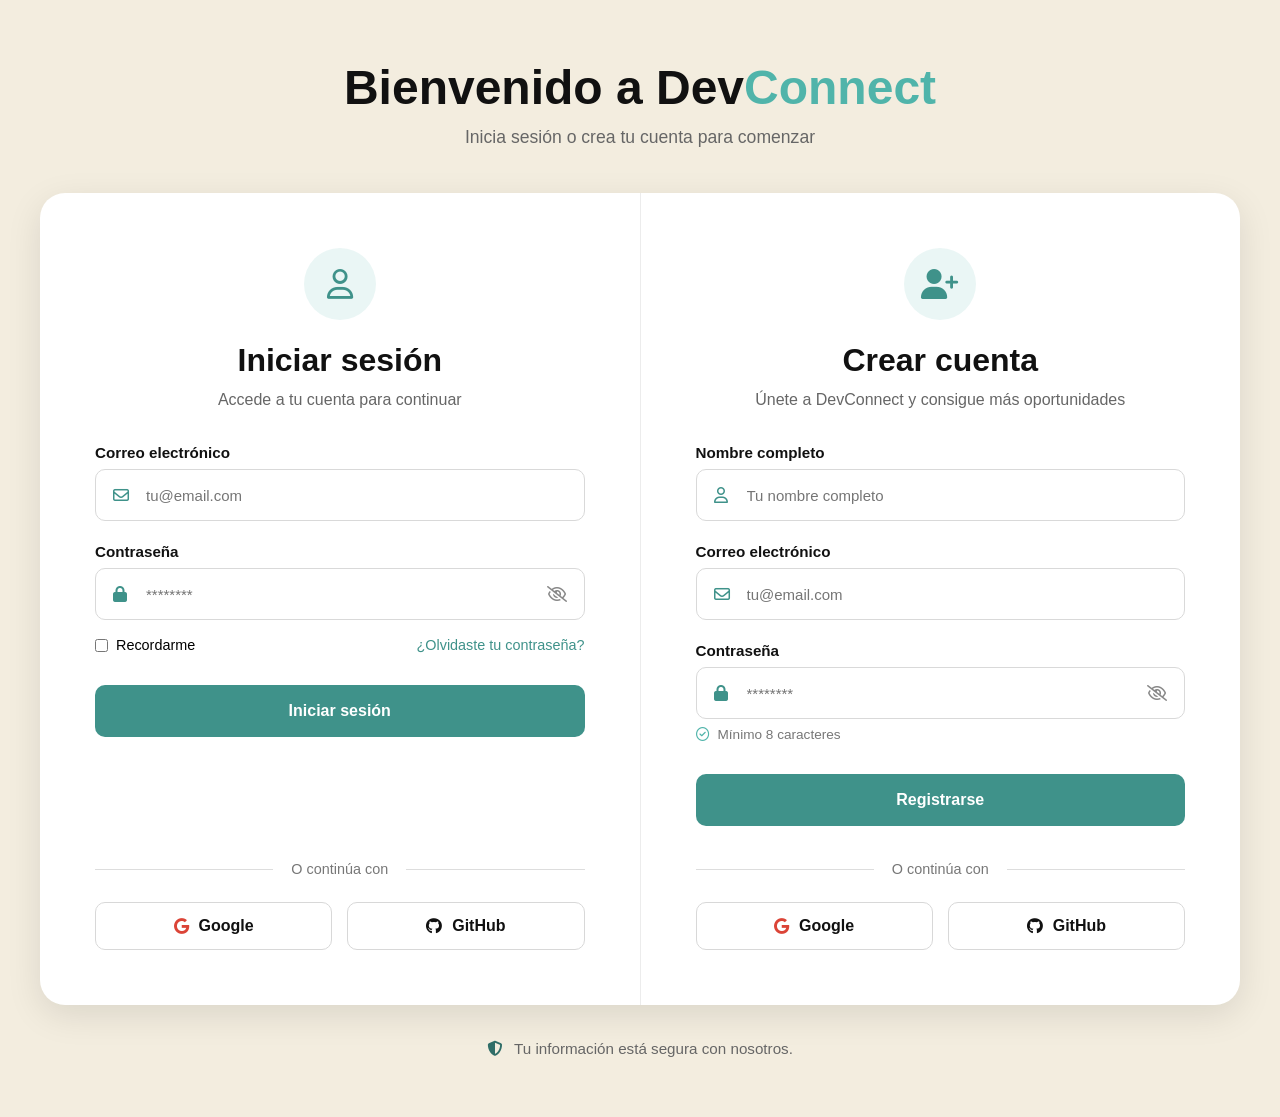
<file: html/login.html>
<!DOCTYPE html>
<html lang="es">

<head>
    <meta charset="UTF-8">
    <meta name="viewport" content="width=device-width, initial-scale=1.0">

    <title>DevConnect | Iniciar sesión</title>

    <link rel="stylesheet" href="https://cdnjs.cloudflare.com/ajax/libs/font-awesome/6.7.2/css/all.min.css">
    <link rel="stylesheet" href="../css/login.css">
</head>

<body>

    <main class="login">

        <section class="titulo">

            <h1>
                Bienvenido a
                Dev<span>Connect</span>
            </h1>

            <p>
                Inicia sesión o crea tu cuenta para comenzar
            </p>

        </section>


        <section class="contenedor-login">

            <!-- login -->

            <div class="card login-card">

                <div class="icono-principal">
                    <i class="fa-regular fa-user"></i>
                </div>

                <h2>Iniciar sesión</h2>

                <p>
                    Accede a tu cuenta para continuar
                </p>

                <form>

                    <div class="campo">

                        <label>Correo electrónico</label>

                        <div class="input-icon">

                            <i class="fa-regular fa-envelope"></i>

                            <input
                                type="email"
                                placeholder="tu@email.com">

                        </div>

                    </div>


                    <div class="campo">

                        <label>Contraseña</label>

                        <div class="input-icon">

                            <i class="fa-solid fa-lock"></i>

                            <input
                                type="password"
                                placeholder="********">

                            <i class="fa-regular fa-eye-slash ojo"></i>

                        </div>

                    </div>


                    <div class="extras">

                        <label>

                            <input type="checkbox">

                            Recordarme

                        </label>

                        <a href="../html/index.html">
                            ¿Olvidaste tu contraseña?
                        </a>

                    </div>

                    <button >

                        Iniciar sesión

                    </button>

                </form>


                <div class="separador">

                    <span>O continúa con</span>

                </div>


                <div class="social">

                    <a href="#">

                        <i class="fa-brands fa-google"></i>

                        Google

                    </a>

                    <a href="#">

                        <i class="fa-brands fa-github"></i>

                        GitHub

                    </a>

                </div>

            </div>







            <!-- registrño -->

            <div class="card registro-card">

                <div class="icono-principal">

                    <i class="fa-solid fa-user-plus"></i>

                </div>

                <h2>Crear cuenta</h2>

                <p>

                    Únete a DevConnect y consigue más oportunidades

                </p>

                <form>

                    <div class="campo">

                        <label>Nombre completo</label>

                        <div class="input-icon">

                            <i class="fa-regular fa-user"></i>

                            <input
                                type="text"
                                placeholder="Tu nombre completo">

                        </div>

                    </div>


                    <div class="campo">

                        <label>Correo electrónico</label>

                        <div class="input-icon">

                            <i class="fa-regular fa-envelope"></i>

                            <input
                                type="email"
                                placeholder="tu@email.com">

                        </div>

                    </div>


                    <div class="campo">

                        <label>Contraseña</label>

                        <div class="input-icon">

                            <i class="fa-solid fa-lock"></i>

                            <input
                                type="password"
                                placeholder="********">

                            <i class="fa-regular fa-eye-slash ojo"></i>

                        </div>

                        <small>

                            <i class="fa-regular fa-circle-check"></i>

                            Mínimo 8 caracteres

                        </small>

                    </div>


                    <button>

                        Registrarse

                    </button>

                </form>


                <div class="separador">

                    <span>O continúa con</span>

                </div>


                <div class="social">

                    <a href="#">

                        <i class="fa-brands fa-google"></i>

                        Google

                    </a>

                    <a href="#">

                        <i class="fa-brands fa-github"></i>

                        GitHub

                    </a>

                </div>

            </div>

        </section>


        <p class="seguridad">

            <i class="fa-solid fa-shield-halved"></i>

            Tu información está segura con nosotros.

        </p>

    </main>

</body>

</html>
</file>
<file: css/login.css>
:root{
    --verdeClaro: #50b4aa;
    --verdeMedio: #3f928a;
    --verdeOscuro: #306e68;
    --blanco: #ffffff;
    --pastelClaro: #f3eddf;
    --pastelOscuro: #e5d8ba;
}

*{
    margin:0;
    padding:0;
    box-sizing:border-box;
    font-family:Arial, Helvetica, sans-serif;
}

body{

    background: var(--pastelClaro);

    min-height:100vh;

    display:flex;
    justify-content:center;
    align-items:center;

    padding:60px 20px;
}

.login{
    width:100%;
    max-width:1200px;

}

.titulo{

    text-align:center;

    margin-bottom:45px;
    
}

.titulo h1{

    font-size:3rem;

    color:#111;

    margin-bottom:12px;

    font-weight:700;
}

.titulo span{

    color:var(--verdeClaro);
    
}

.titulo p{

    color:#666;

    font-size:1.1rem;
}

.contenedor-login{

    background:var(--blanco);

    border-radius:25px;

    box-shadow:0 10px 35px rgba(0,0,0,.10);

    display:flex;

    position:relative;

    overflow:hidden;
    
}

.card{

    flex:1;

    padding:55px;

    display:flex;
    flex-direction:column;
    
}

.login-card{

    border-right:1px solid #ececec;
}

.icono-principal{

    width:72px;
    height:72px;

    border-radius:50%;

    background:rgba(80,180,170,.12);

    color:var(--verdeMedio);

    display:flex;
    justify-content:center;
    align-items:center;

    margin:0 auto 22px;

    font-size:30px;
}

.card h2{

    text-align:center;

    font-size:2rem;

    margin-bottom:12px;

    color:#111;
}

.card>p{

    text-align:center;

    color:#666;

    margin-bottom:35px;
}

.division{

    position:absolute;

    left:50%;
    top:50%;

    transform:translate(-50%,-50%);

    width:56px;
    height:56px;

    border-radius:50%;

    background:var(--blanco);

    border:1px solid #dcdcdc;

    display:flex;
    justify-content:center;
    align-items:center;

    font-weight:bold;

    color:#555;

    box-shadow:0 4px 10px rgba(0,0,0,.08);

    z-index:5;
}

.seguridad{

    text-align:center;

    margin-top:35px;

    color:#666;

    font-size:.95rem;
}

.seguridad i{

    color:var(--verdeOscuro);

    margin-right:8px;
}



form{

    display:flex;
    flex-direction:column;
    gap:22px;

    flex:1;
}

.campo{

    display:flex;
    flex-direction:column;
    gap:8px;
}

.campo label{

    font-size:.95rem;

    font-weight:600;

    color:#111;
}

.input-icon{

    position:relative;
}

.input-icon input{

    width:100%;

    height:52px;

    padding:0 50px;

    border:1px solid #d9d9d9;

    border-radius:10px;

    background:var(--blanco);

    outline:none;

    transition:.3s;

    font-size:15px;
}

.input-icon input:focus{

    border-color:var(--verdeClaro);

    box-shadow:0 0 0 3px rgba(80,180,170,.15);
}

.input-icon i:first-child{

    position:absolute;

    left:18px;
    top:50%;

    transform:translateY(-50%);

    color:var(--verdeMedio);
}

.ojo{

    position:absolute;

    right:18px;
    top:50%;

    transform:translateY(-50%);

    color:#888;

    cursor:pointer;
    
}



.extras{

    display:flex;

    justify-content:space-between;

    align-items:center;

    font-size:.9rem;

    margin-top:-5px;
}

.extras label{

    display:flex;

    align-items:center;

    gap:8px;

    font-weight:normal;
}

.extras a{

    color:var(--verdeMedio);

    text-decoration:none;

    transition:.3s;
}

.extras a:hover{

    color:var(--verdeOscuro);
}



small{

    display:flex;

    align-items:center;

    gap:8px;

    color:#777;

    font-size:.85rem;
}

small i{

    color:var(--verdeClaro);
}




button{

    width:100%;

    height:52px;

    border:none;

    border-radius:10px;

    background:var(--verdeMedio);

    color:var(--blanco);

    font-size:16px;

    font-weight:600;

    cursor:pointer;

    transition:.3s;

    margin-top:10px;
}

button:hover{

    background:var(--verdeOscuro);

    transform:translateY(-2px);
}



.separador{

    display:flex;

    align-items:center;

    gap:18px;

    margin:35px 0 25px;
}

.separador::before,
.separador::after{

    content:"";

    flex:1;

    height:1px;

    background:#dddddd;
}

.separador span{

    color:#777;

    font-size:.9rem;

    white-space:nowrap;
}




.social{

    display:flex;

    gap:15px;
}

.social a{

    flex:1;

    text-decoration:none;

    color:#111;

    border:1px solid #d8d8d8;

    border-radius:10px;

    height:48px;

    display:flex;

    justify-content:center;

    align-items:center;

    gap:10px;

    transition:.3s;

    background:var(--blanco);

    font-weight:600;
}

.social a:hover{

    border-color:var(--verdeClaro);

    transform:translateY(-2px);

    box-shadow:0 5px 15px rgba(0,0,0,.08);
}

.social .fa-google{

    color:#DB4437;
}

.social .fa-github{

    color:#111;
}
</file>
